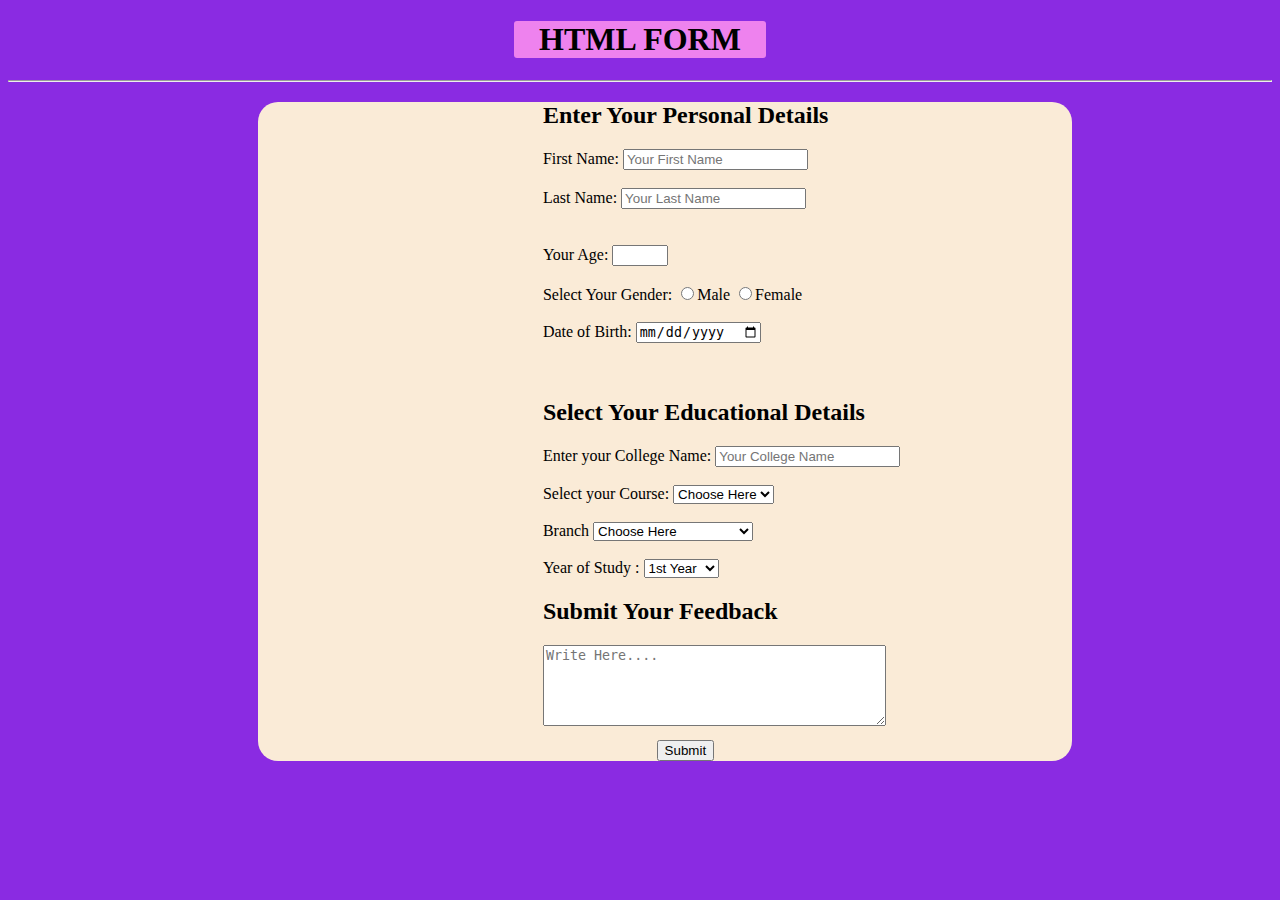
<file: Assignment_2/index.html>
<!DOCTYPE html>
<html lang="en">
<head>
    <meta charset="UTF-8">
    <meta name="viewport" content="width=device-width, initial-scale=1.0">
    <title>HTML Forms</title>
</head>
<body style="background-color:blueviolet;">
    <header style="padding:0 40% 0 40%;">
        <h1 style="text-align: center;background-color: violet;border-radius: 3px;">HTML FORM</h1>
    </header>
    <hr>
    <section style="padding: 0 200px 0 250px;">
    <form action="" style="background-color: antiquewhite;padding:0 150px 0 35%;border-radius: 20px">
        <section id="Name">
            <h2>Enter Your Personal Details</h2>
            <label for="firstName">First Name: </label>
            <input type="text" name="firstName" id="firstName" placeholder="Your First Name">
            <br>
            <br>
            <label for="lastName">Last Name: </label>
            <input type="text" name="lastName" id="lastName" placeholder="Your Last Name">
        </section>
        <br><br>
        <section id="ageGenderDob">
            <label for="age">Your Age: </label>
            <input type="number" name="age" id="age" min="1" max="99">
            <br><br>
            <label for="gender">Select Your Gender: </label>
            <input type="radio" name="gender" id="gender"><label for="male">Male</label>
            <input type="radio" name="gender" id="gender"><label for="female">Female</label>
            <br><br>
            <label for="dob">Date of Birth: </label>
            <input type="date" name="dob" id="dob">
        </section>
<br><br>
        <section id="course">
            <h2>Select Your Educational Details</h2>
            <label for="clgName">Enter your College Name: </label>
            <input type="text" name="clgName" id="clgName" placeholder="Your College Name">
            <br><br>
            <label for="course">Select your Course: </label>
            <select name="course" id="course" >
                <option value="sele" disabled selected hidden>Choose Here</option>
                <option value="bsc">B.Sc</option>
                <option value="engg">Engineering</option>
                <option value="mba">MBA</option>
              </select>
              <br><br>
            <label for="branch">Branch </label>
          <select name="course" id="course">
            <option value="sele" disabled selected hidden>Choose Here</option>
              <option value="animation">Animation</option>
              <option value="fin">Finance</option>
              <option value="marketing">Marketing</option>
              <option value="comp">Computer</option>
              <option value="it">Information Technology</option>
              <option value="aids">AI&DS</option>
              <option value="elect">Electrical</option>
              <option value="mech">Mechanical</option>
              <option value="ptg">Printing & Design</option>
            </select>  
            <br><br>
            <label for="yos">Year of Study : </label>
            <select name="course" id="course">
                <option value="fst">1st Year</option>
                <option value="snd">2nd Year</option>
                <option value="trd">3rd Year</option>
                <option value="fth">4th Year</option>
              </select>
        </section>
        <section id="feedback">
            <h2>Submit Your Feedback</h2>
            <textarea name="feedback" id="feedback" cols="40" rows="5" placeholder="Write Here...."></textarea>
        </section>

        <button style="margin: 10px 40% 0 30%;">Submit</button>
    </form>
</section>
</body>
</html>
</file>
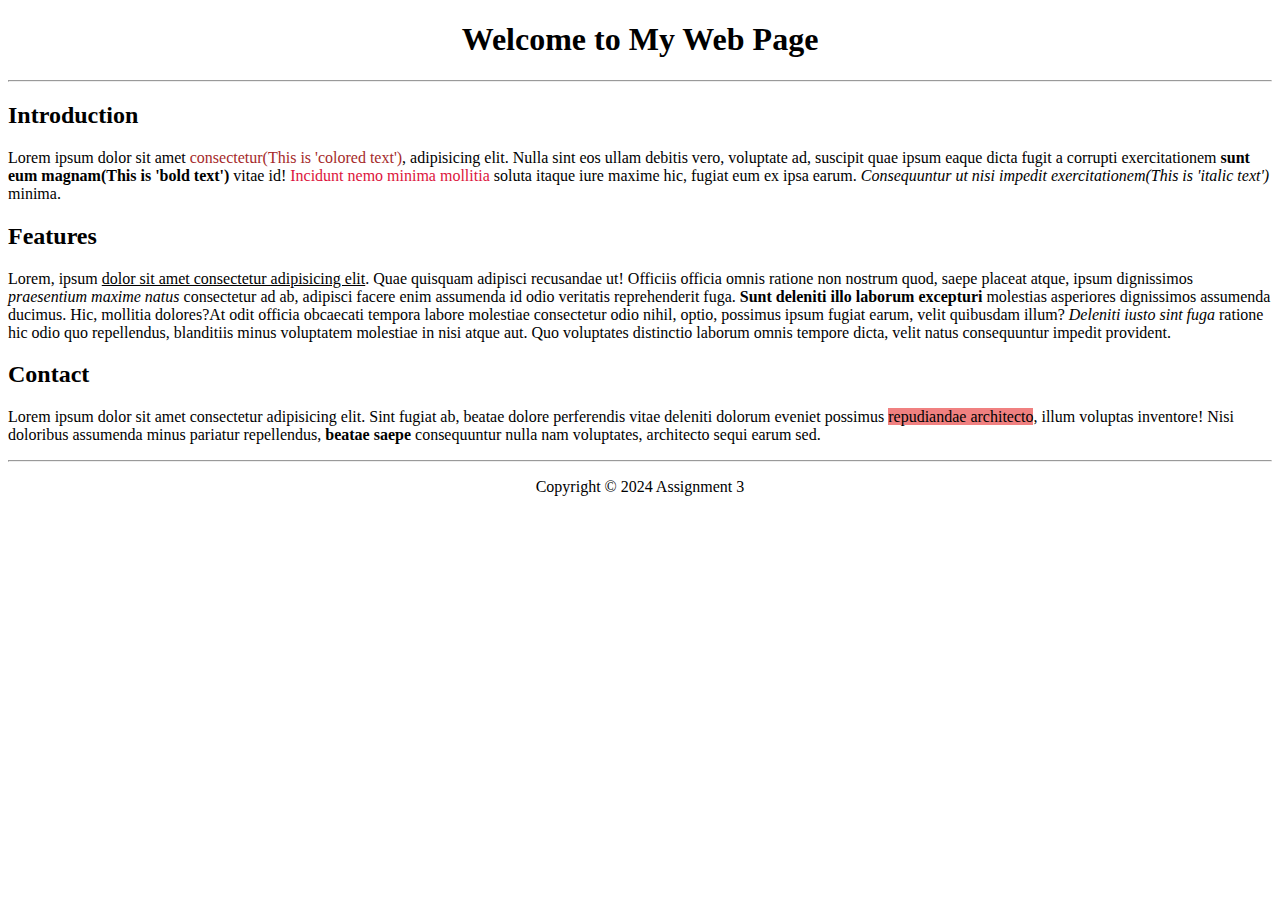
<file: Assignment_3/index.html>
<!DOCTYPE html>
<html lang="en">
<head>
    <meta charset="UTF-8">
    <meta name="viewport" content="width=device-width, initial-scale=1.0">
    <title>My Web Page</title>
</head>
<body>
    <header>
        <h1 style="text-align: center;">Welcome to My Web Page</h1>
    </header>
    <hr>
    <div id="intro">
        <h2>Introduction</h2>
        <p>Lorem ipsum dolor sit amet <span style="color: brown;">consectetur(This is 'colored text')</span>, adipisicing elit. Nulla sint eos ullam debitis vero, voluptate ad, suscipit quae ipsum eaque dicta fugit a corrupti exercitationem <span style="font-weight: bold;">sunt eum magnam(This is 'bold text')</span> vitae id! <span style="color: crimson;">Incidunt nemo minima mollitia</span> soluta itaque iure maxime hic, fugiat eum ex ipsa earum. <span style="font-style: italic;">Consequuntur ut nisi impedit exercitationem(This is 'italic text')</span> minima.</p>
    </div>
    <div id="features">
        <h2>Features</h2>
        <p>Lorem, ipsum <span style="text-decoration: underline;">dolor sit amet consectetur adipisicing elit</span>. Quae quisquam adipisci recusandae ut! Officiis officia omnis ratione non nostrum quod, saepe placeat atque, ipsum dignissimos <span style="font-style: oblique;">praesentium maxime natus</span> consectetur ad ab, adipisci facere enim assumenda id odio veritatis reprehenderit fuga. <span style="font-weight: bolder;">Sunt deleniti illo laborum excepturi</span> molestias asperiores dignissimos assumenda ducimus. <span style="background-color:lightcoral ;"></span>Hic, mollitia dolores?</span>At odit officia obcaecati tempora labore molestiae consectetur odio nihil, optio, possimus ipsum fugiat earum, velit quibusdam illum? <span style="font-style: italic;">Deleniti iusto sint fuga</span> ratione hic odio quo repellendus, blanditiis minus voluptatem molestiae in nisi atque aut. Quo voluptates distinctio laborum omnis tempore dicta, velit natus consequuntur impedit provident.</p>
    </div>
    <div id="contact">
        <h2>Contact</h2>
        <p>Lorem ipsum dolor sit amet consectetur adipisicing elit. Sint fugiat ab, beatae dolore perferendis vitae deleniti dolorum eveniet possimus <span style="background-color:lightcoral ;">repudiandae architecto</span>, illum voluptas inventore! Nisi doloribus assumenda minus pariatur repellendus, <span style="font-weight: bolder;">beatae saepe</span> consequuntur nulla nam voluptates, architecto sequi earum sed.</p>
    </div>
    <hr>
    <footer style="text-align: center;">
        <p>Copyright &copy; 2024 Assignment 3</p>
    </footer>
</body>
</html>
</file>
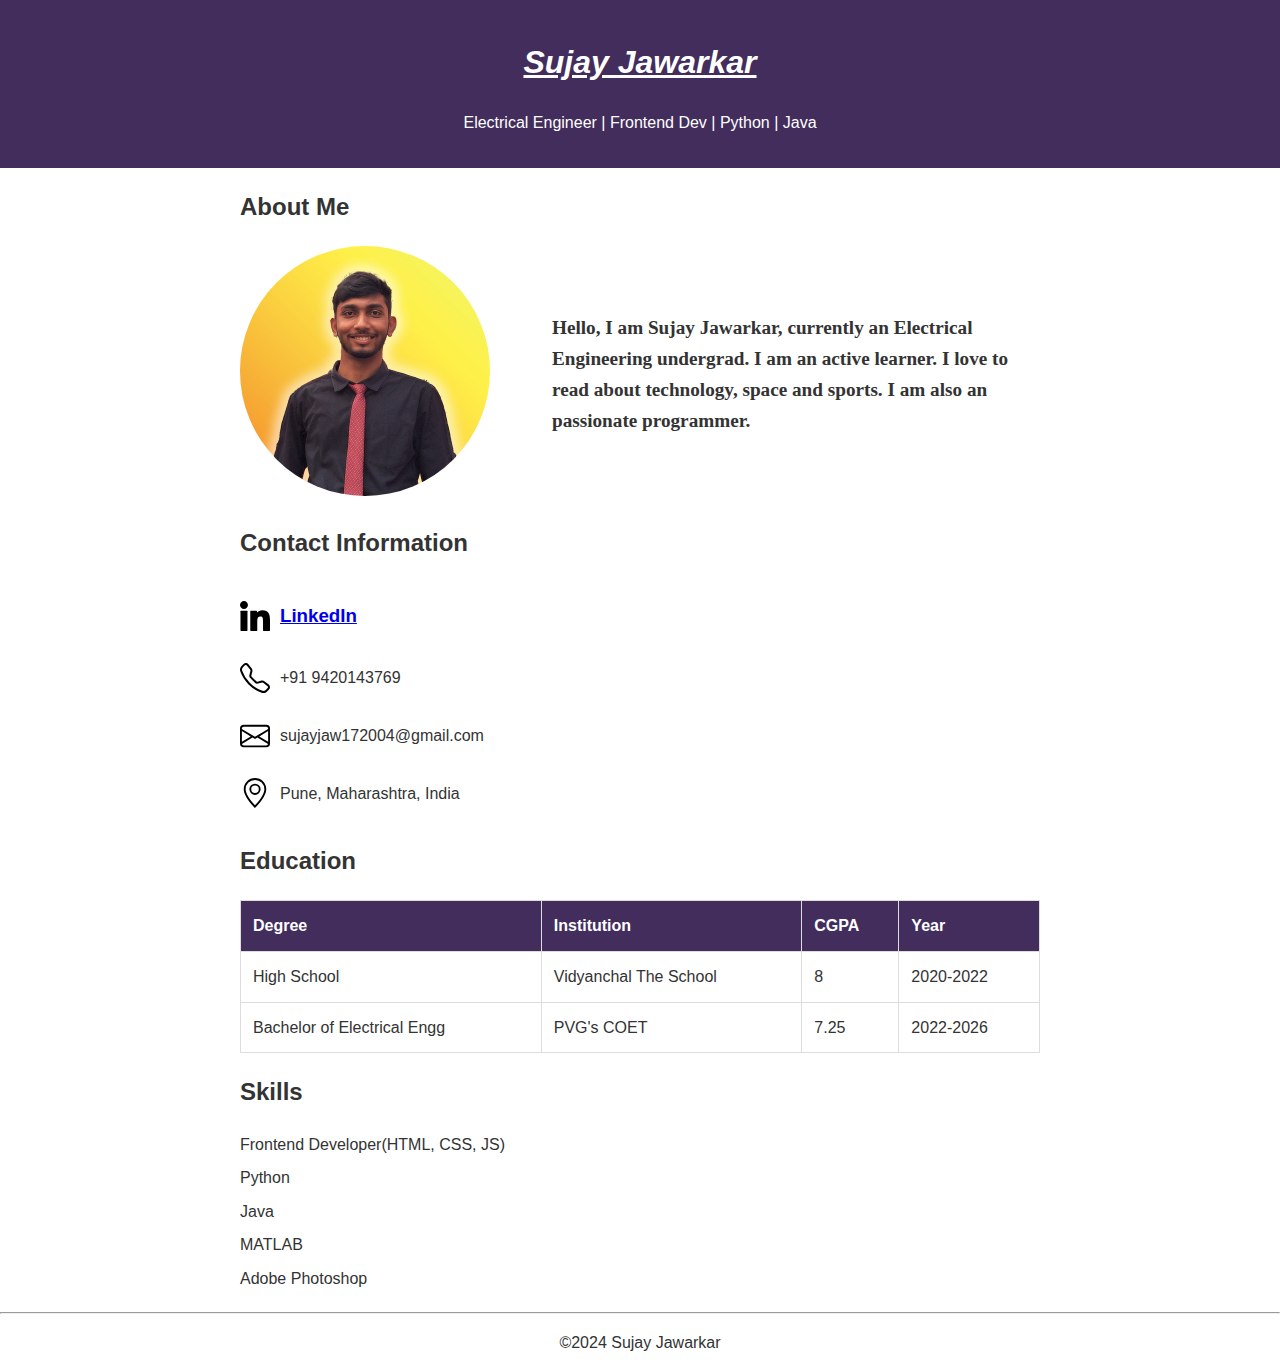
<file: Assignment_4/index.html>
<!DOCTYPE html>
<html lang="en">
<head>
    <meta charset="UTF-8">
    <meta name="viewport" content="width=device-width, initial-scale=1.0">
    <title>My Resume</title>
    <link rel="stylesheet" href="./style.css">
</head>
<body>
    <header>
        <h1>Sujay Jawarkar</h1>
        <p>Electrical Engineer | Frontend Dev | Python | Java</p>
      </header>

      <section>
        <h2>About Me</h2>
        <table>
            <tr>
                <td style="border: 0;padding: 0 50px 0 0;"><img src="./images/myphoto.jpg" alt="Sujay Jawarkar" width="250" style="border-radius: 50%;"></td>
                <td id="about">Hello, I am Sujay Jawarkar, currently an Electrical Engineering undergrad. I am an active learner. I love to read about technology, space and sports. I am also an passionate programmer.</td>
            </tr>
        </table>
      </section>

      <section>
        <h2>Contact Information</h2>
        <div class="contact-info">
          <img src="./images/linkedin.svg" alt="LinkedIn">
          <h3><a href="http://https://www.linkedin.com/in/sujay-jawarkar-491706256">LinkedIn</a></h3>
        </div>
        <div class="contact-info">
          <img src="./images/telephone.svg" alt="Phone Icon">
          <p>+91 9420143769</p>
        </div>
        <div class="contact-info">
          <img src="./images/envelope.svg" alt="Email Icon">
          <p>sujayjaw172004@gmail.com</p>
        </div>
        <div class="contact-info">
          <img src="./images/locpin.svg" alt="Location Icon">
          <p>Pune, Maharashtra, India</p>
        </div>
      </section>
      <section>
        <h2>Education</h2>
        <table>
          <tr>
            <th>Degree</th>
            <th>Institution</th>
            <th>CGPA</th>
            <th>Year</th>
          </tr>
          <tr>
            <td>High School</td>
            <td>Vidyanchal The School</td>
            <td>8</td>
            <td>2020-2022</td>
          </tr>
          <tr>
            <td>Bachelor of Electrical Engg</td>
            <td>PVG's COET</td>
            <td>7.25</td>
            <td>2022-2026</td>
          </tr>
        </table>
      </section>
    
    
      <section class="skills">
        <h2>Skills</h2>
        <ul>
            
          <li>Frontend Developer(HTML, CSS, JS)</li>
          <li>Python</li>
          <li>Java</li>
          <li>MATLAB</li>
          <li>Adobe Photoshop</li>
        </ul>
      </section>
<hr>
      <footer>
        <p>&copy;2024 Sujay Jawarkar</p>
      </footer>
    
</body>
</html>
</file>
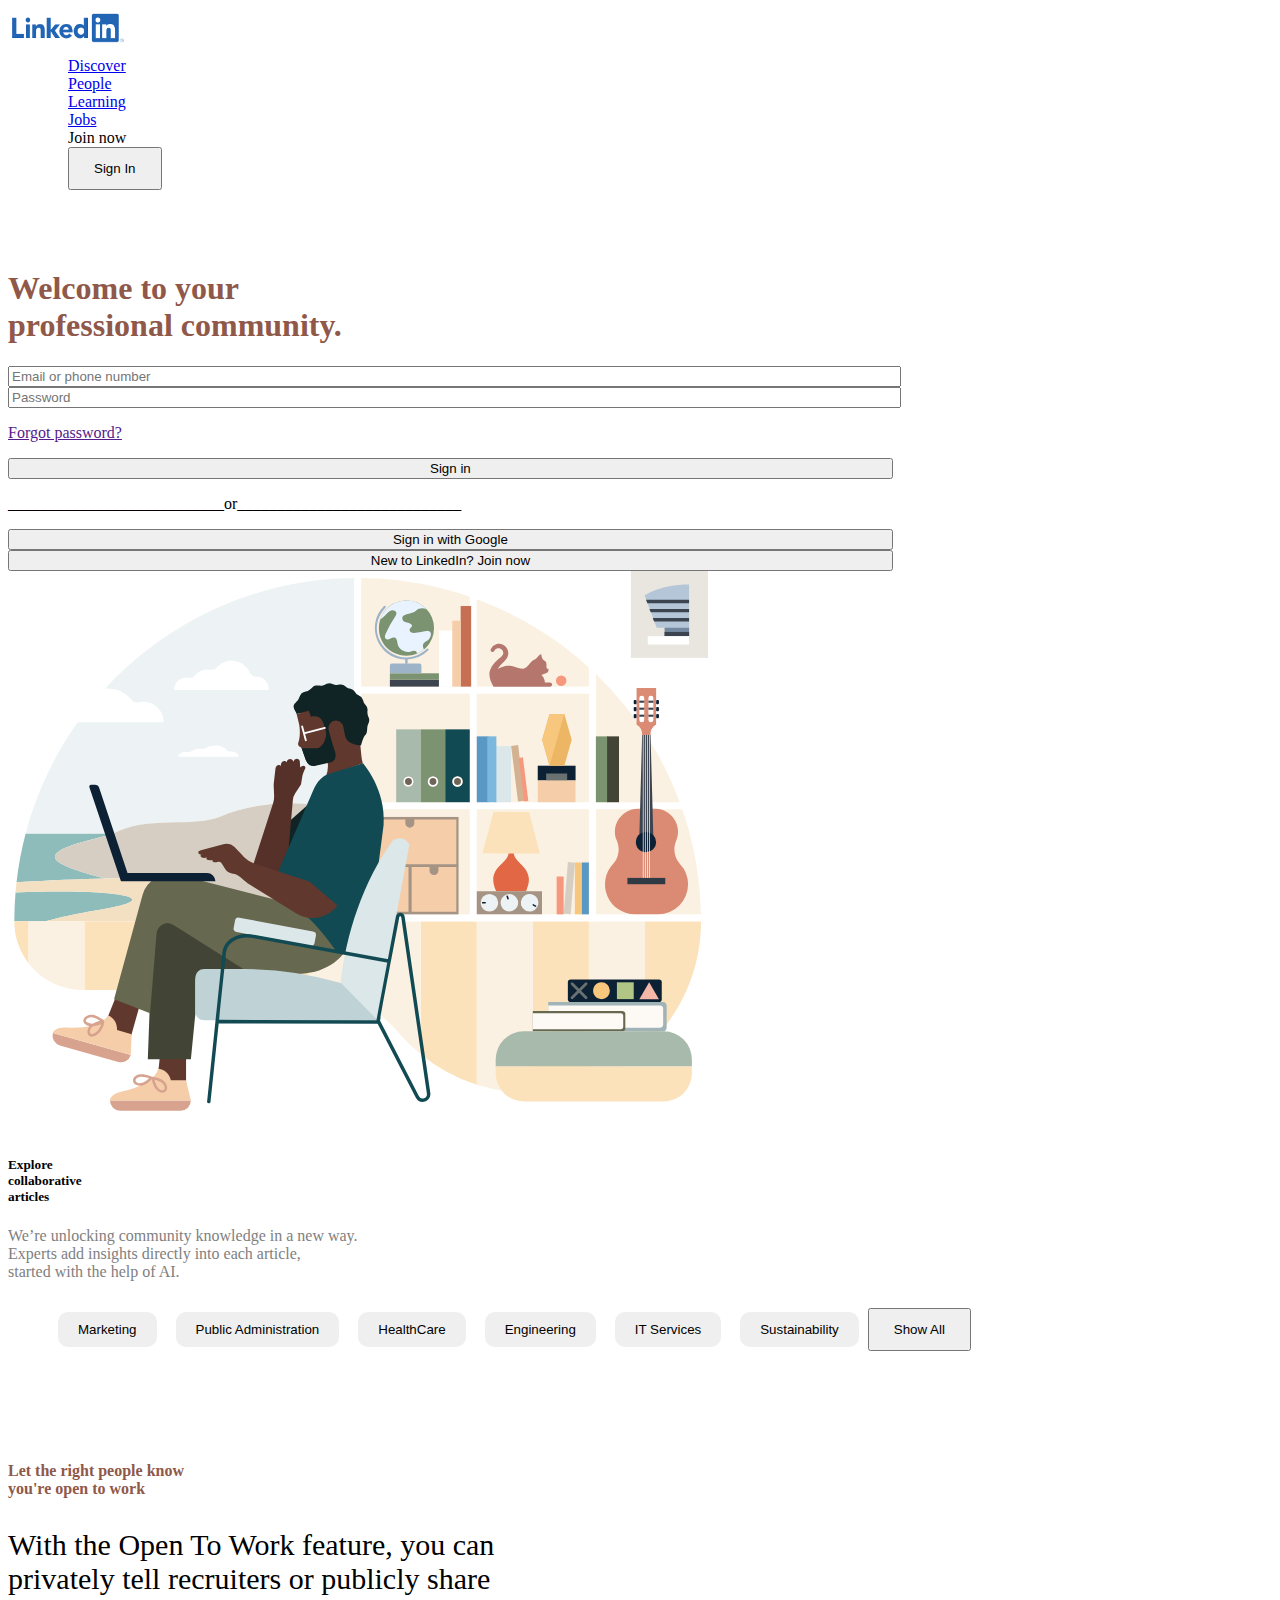
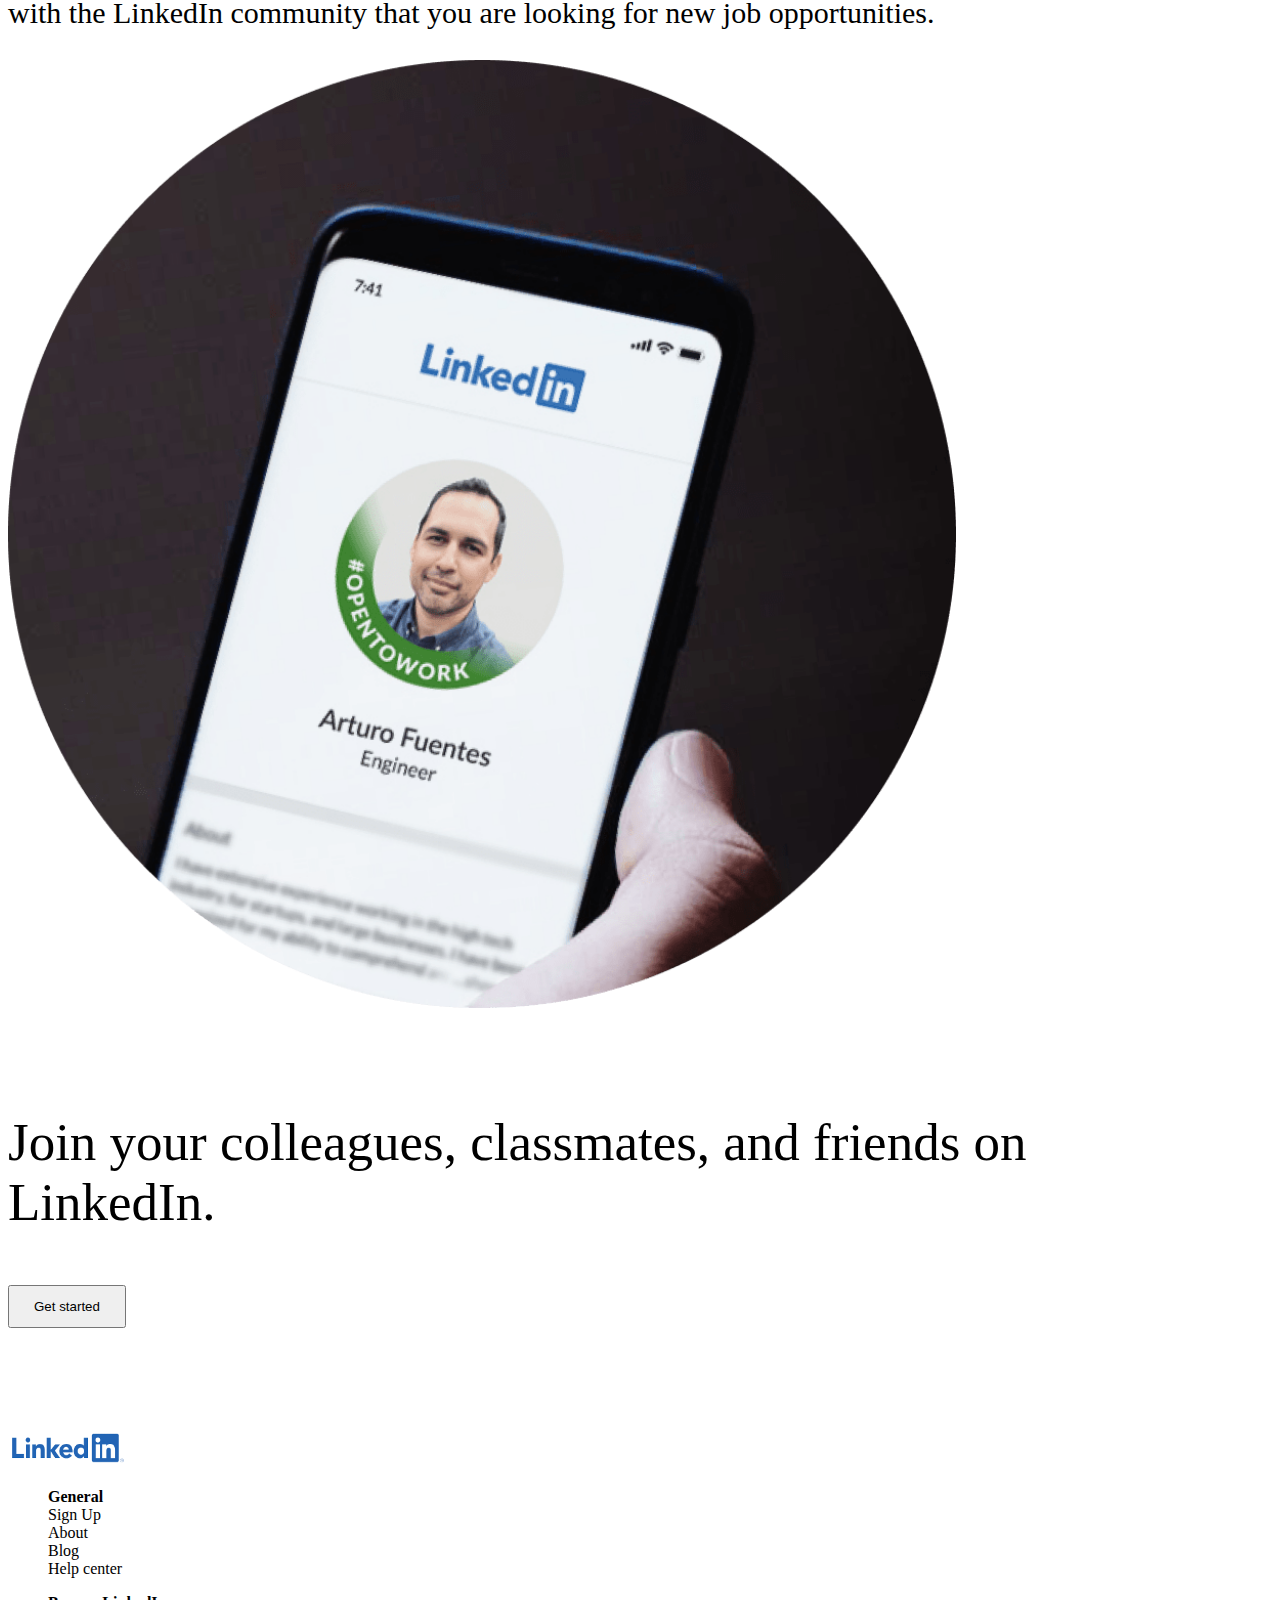
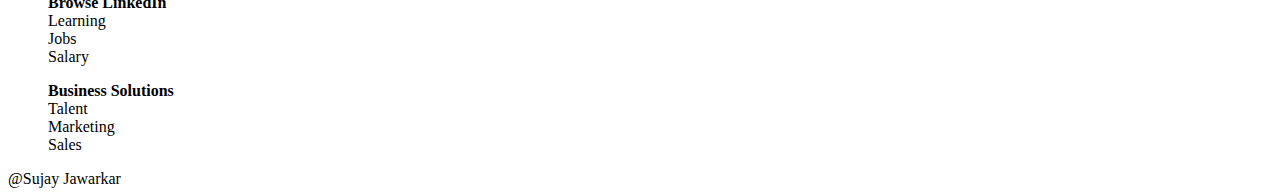
<file: Assignment_5/index.html>
<!doctype html>
<html lang="en">
  <head>
    <meta charset="utf-8">
    <meta name="viewport" content="width=device-width, initial-scale=1">
    <title>LinkedIn</title>
    <link href="https://cdn.jsdelivr.net/npm/bootstrap@5.3.2/dist/css/bootstrap.min.css" rel="stylesheet" integrity="sha384-T3c6CoIi6uLrA9TneNEoa7RxnatzjcDSCmG1MXxSR1GAsXEV/Dwwykc2MPK8M2HN" crossorigin="anonymous">
    <link rel="stylesheet" href="./style.css">
  </head>
  <body>
        <!-- Navbar section-->
        <nav class="navbar bg-body-tertiary shadow-lg">
          <div class="container">
              <a class="navbar-brand" href="#">
                  <img src="images/logo.png" alt="Logo" width="120" height="40" class="d-inline-block align-text-top">
              </a>
              <ul class="navbar justify-content-end navbar-custom">
                  <li class="nav-item me-4">
                      <a class="nav-link" href="#">Discover</a>
                  </li>
                  <li class="nav-item me-4">
                      <a class="nav-link" href="#people">People</a>
                  </li>
                  <li class="nav-item me-4">
                      <a class="nav-link" href="#learning">Learning</a>
                  </li>
                  <li class="nav-item me-4">
                      <a class="nav-link" href="#footer">Jobs</a>
                  </li>
                  <span class="ms-4 ">Join now</span>
                  <div class=" ms-5 ">
                      <button type="button" class="btn btn-outline-primary rounded-pill button-custom ">Sign In</button>
                  </div>
              </ul>
  
          </div>
  
  <br><br><br>
      </nav>
  
      <!-- content section-->
      <div class="container mt-5">
          <div class="row">
              <div class=" col-lg-6 col-md-12 content-div">
                  <h1 class="display-5" style="color: #8f5849;">Welcome to your <br>professional community. </h1>
                  <div class="form-input mt-4">
                      <input class="form-control border-3" id="email" style="width: 70%;" type="text"
                         autocomplete="off" placeholder="Email or phone number" aria-label="default input example">
                      <input class="form-control border-3 mt-2" id="password" style="width: 70%;" type="password" placeholder="Password"
                          aria-label="default input example">
                      <a href=""><p class="mt-2 forgot-pass">Forgot password?</p></a>
                      <div>
                          <button onclick="signInAlert()" style="width: 70%;" type="button"
                              class="btn btn-primary rounded-pill p-3">Sign
                              in</button>
                          <p> ___________________________or____________________________</p>
                          <button style="width: 70%;" type="button"
                              class="btn btn-light rounded-pill p-3 border border-dark sign-in">Sign in with Google</button>
                          <button style="width: 70%;" type="button"
                              class="btn btn-light mt-3 rounded-pill p-3 border border-dark">New to LinkedIn? Join
                              now</button>
                      </div>
                  </div>
              </div>
              <div class="col-lg-6 col-md-12">
                  <img src="./images/home-banner.svg" width="700" height="560" class="homeImg" alt="home-banner">
  
              </div>
          </div>
      </div>
<!-- article section -->
      <div class="container" id="articles">
        <div class="row">
            <div class="col-lg-6 col-md-12  mt-5 first-column">
                <h5 class="display-5">Explore <br> collaborative <br> articles</h5>
                <p class="people-custom" style="color: gray;font-size:medium;">We’re unlocking community knowledge in a new way. <br> Experts add insights directly into each article, <br> started with the help of AI.
                </p>
            </div>
            <div class="col-lg-6 col-md-12 second-column">
                <div class="ms-5">
                    <ul>
                      <button class="btn-outline-primary rounded-pill" style="border: 8px;border-radius: 10px;padding: 10px 20px 10px 20px;margin: 15px 5px 15px 10px;">Marketing</button>
                      <button class="btn-outline-primary rounded-pill" style="border: 8px;border-radius: 10px;padding: 10px 20px 10px 20px;margin: 15px 5px 15px 10px;">Public Administration</button>
                      <button class="btn-outline-primary rounded-pill" style="border: 8px;border-radius: 10px;padding: 10px 20px 10px 20px;margin: 15px 5px 15px 10px;">HealthCare</button>
                      <button class="btn-outline-primary rounded-pill" style="border: 8px;border-radius: 10px;padding: 10px 20px 10px 20px;margin: 15px 5px 15px 10px;">Engineering</button>
                      <button class="btn-outline-primary rounded-pill" style="border: 8px;border-radius: 10px;padding: 10px 20px 10px 20px;margin: 15px 5px 15px 10px;">IT Services</button>
                      <button class="btn-outline-primary rounded-pill" style="border: 8px;border-radius: 10px;padding: 10px 20px 10px 20px;margin: 15px 5px 15px 10px;">Sustainability</button>
                      <button type="button" class="btn btn-outline-primary rounded-pill button-custom ">Show All</button>
                    </ul>
                </div>
            </div>
        </div>
    </div>
      <!-- people section -->
  
      <div class="container" id="people">
          <div class="row">
              <div class="col-lg-6 col-md-12  mt-5 first-column">
                  <h4 class="display-5" style="color: #8f5849;">Let the right people know <br> you're open to work</h4>
                  <p class="display-5 people-custom">With the Open To Work feature, you can <br> privately tell recruiters
                      or publicly share <br> with the LinkedIn community that you are looking for new job opportunities.
                  </p>
              </div>
              <div class="col-lg-6 col-md-12 second-column">
                  <div class="ms-5">
                      <img style="width: 75%;" src="./images/people-banner.png" alt="" srcset="">
                  </div>
              </div>
          </div>
      </div>
      <!-- join our colleagues section-->
  
      <div class="container-fluid" id="learning">
          <div class="row">
              <div class="col-lg-12 ps-5">
                  <p class="display-5 colleagues-custom">Join your colleagues, classmates, and friends on <br> LinkedIn.
                  </p>
                  <button type="button" class="btn btn-primary rounded-pill button-custom mt-3">Get started</button>
              </div>
          </div>
      </div>
  
      <!-- footer  -->
      <footer class="bg-dark text-white pt-5 pb-5 footer-custom" id="footer">
          <div class="container">
              <div class="row">
                  <div class="col-md-2">
                      <img src="images/logo.png" alt="Logo" width="120" height="40" class="d-inline-block align-text-top">
                  </div>
                  <div class="col-md-3">
                      <div class="footer-section">
                          <ul>
                              <li><strong> General</strong></li>
                              <li>Sign Up</li>
                              <li>About</li>
                              <li>Blog</li>
                              <li>Help center</li>
                          </ul>
                      </div>
                  </div>
                  <div class="col-md-3">
                      <div class="footer-section">
                          <ul>
                              <li><strong> Browse LinkedIn</strong></li>
                              <li>Learning</li>
                              <li>Jobs</li>
                              <li>Salary</li>
                          </ul>
                      </div>
                  </div>
                  <div class="col-md-3">
                      <div class="footer-section">
                          <ul>
                              <li><strong> Business Solutions</strong></li>
                              <li>Talent</li>
                              <li>Marketing</li>
                              <li>Sales</li>
                          </ul>
                      </div>
                  </div>
              </div>
              <div class="developer-custom text-center fs-">@Sujay Jawarkar</div>
          </div>
      </footer>
  </body>
</html>
</file>
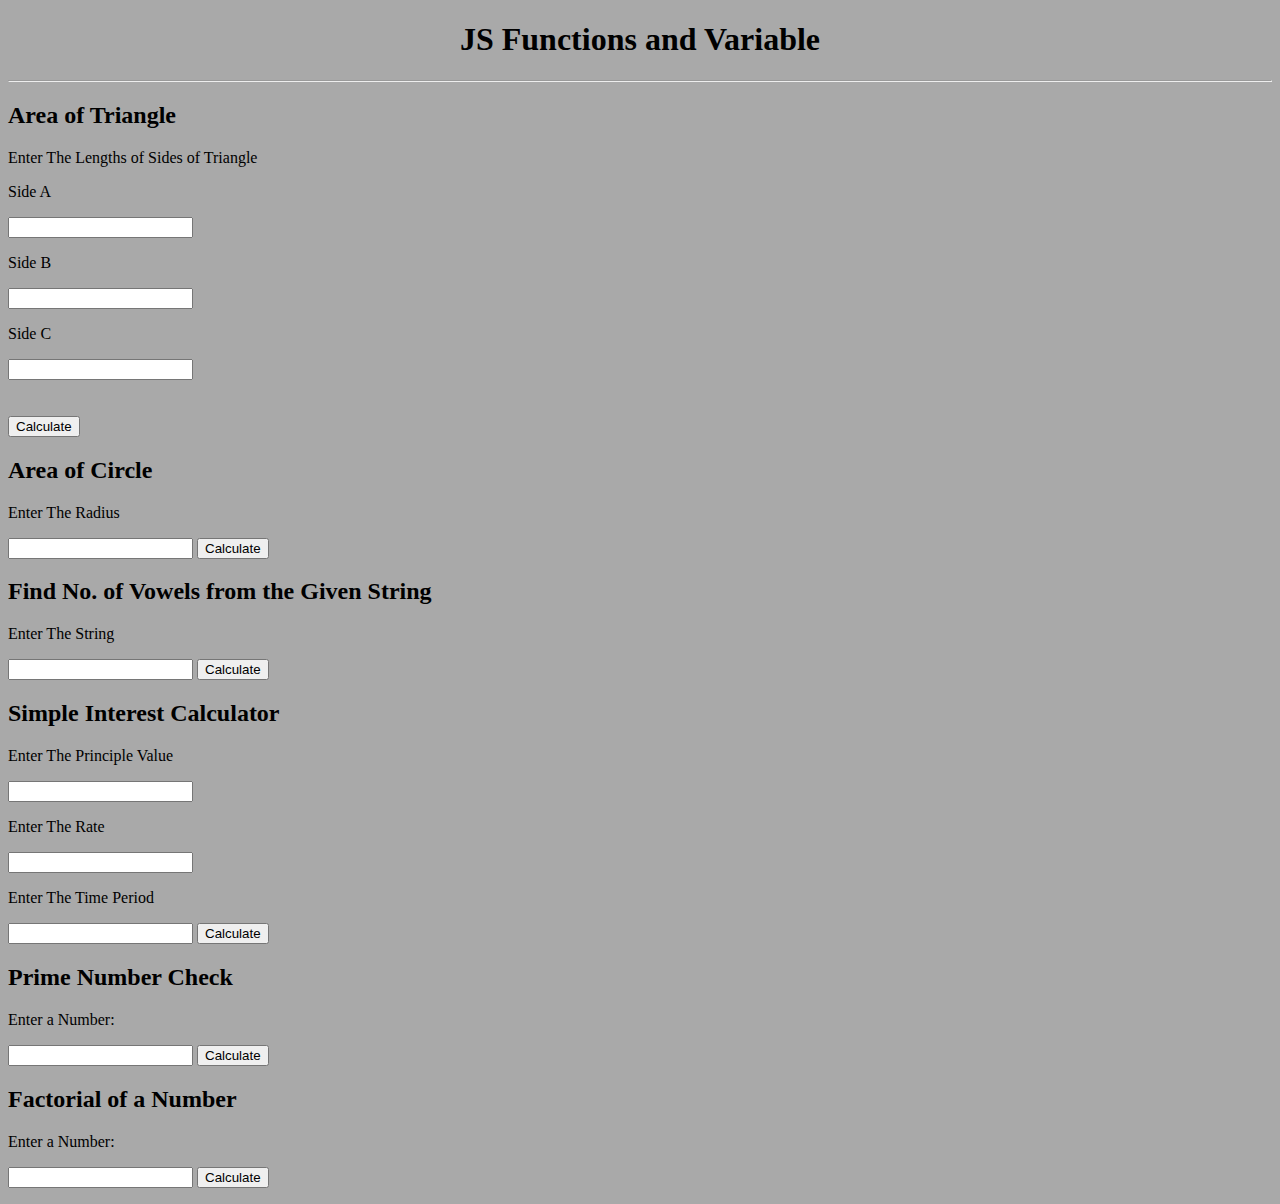
<file: Assignment_6/index.html>
<!DOCTYPE html>
<html lang="en">
<head>
    <meta charset="UTF-8">
    <meta name="viewport" content="width=device-width, initial-scale=1.0">
    <title>JS Functions and Variable</title>
    <script src="./script.js"></script>
</head>
<body style="background-color:darkgray;">
    <h1 style="text-align: center;">JS Functions and Variable</h1>
    <hr>

    <!-- Area of Triangle -->
    <div id="areaTri">
        <h2>Area of Triangle</h2>
        <p>Enter The Lengths of Sides of Triangle</p>
        <p>Side A</p> <input type="number" name="sideA" id="side_A">
        <p>Side B</p> <input type="number" name="sideB" id="side_B">
        <p>Side C</p> <input type="number" name="sideC" id="side_C">
        <br><br><br>
        <button onclick="triangle()">Calculate</button>
        <p style="font-weight: bolder;" id="resT"></p>
    </div>


    <!-- Area of Circle -->
    <div id="areaCirc">
        <h2>Area of Circle</h2>
        <p>Enter The Radius</p>
        <input type="number" name="radC" id="radi_C">
        <button onclick="circle()">Calculate</button>
        <p style="font-weight: bolder;" id="resC"></p>



        <!-- Vowel Counter -->
    <div id="vowels">
        <h2>Find No. of Vowels from the Given String</h2>
        <p>Enter The String</p>
        <input type="text" name="strVowel" id="strV">
        <button onclick="getCount()">Calculate</button>
        <p style="font-weight: bolder;" id="resV"></p>        
    </div>
    
    
    
    <!-- SI Calculator -->
    <div id="sicalc">
        <h2>Simple Interest Calculator</h2>
        <p>Enter The Principle Value</p>
        <input type="number" name="principle" id="prin_C">
        <p>Enter The Rate</p>
        <input type="number" name="rate" id="rate_C">
        <p>Enter The Time Period</p>
        <input type="number" name="time" id="time_C">
        <button onclick="sical()">Calculate</button>
        <p style="font-weight: bolder;" id="resSI"></p>
    </div>

    <!-- Prime Number -->
    <div id="primenum">
        <h2>Prime Number Check</h2>
        <p>Enter a Number: </p>
        <input type="number" name="primen" id="prnum">
        <button onclick="prim()">Calculate</button>
        <p style="font-weight: bolder;" id="respr"></p>
    </div>

    <!-- Factorial of a Number -->
    <div id="factnum">
        <h2>Factorial of a Number</h2>
        <p>Enter a Number: </p>
        <input type="text" name="facn" id="facnum">
        <button onclick="fact()">Calculate</button>
        <p style="font-weight: bolder;" id="resft"></p>
    </div>

</body>
</html>
</file>
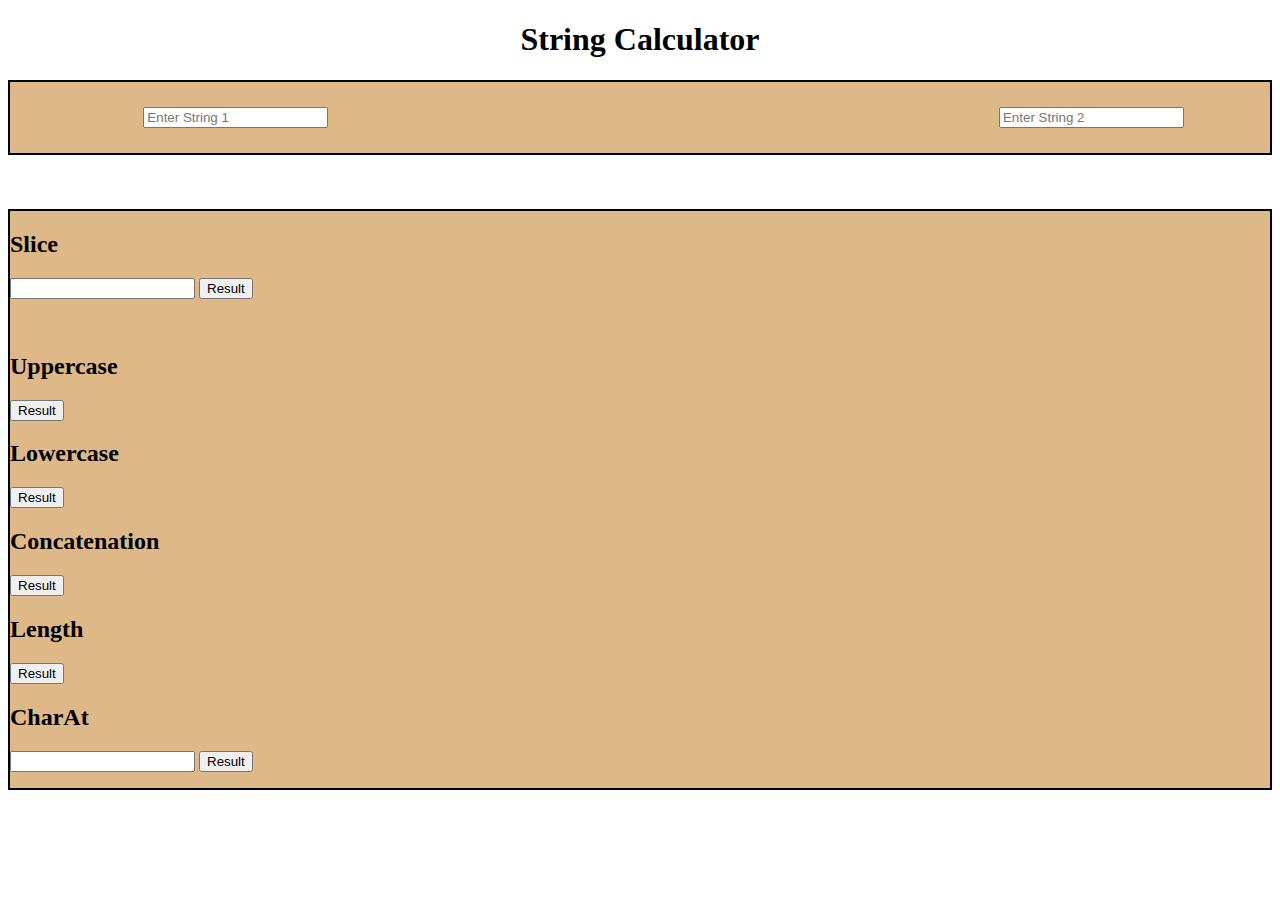
<file: Assignment_8/index.html>
<!DOCTYPE html>
<html lang="en">
<head>
  <meta charset="UTF-8">
  <meta name="viewport" content="width=device-width, initial-scale=1.0">
  <title>String Calculator</title>
  <script src="./script.js"></script>
</head>
<body>
  <h1 style="text-align: center;">String Calculator</h1>
  <div id="strgip" style="background-color:burlywood;border: 2px solid black;">
    <input type="text" id="str1" placeholder="Enter String 1" style="margin: 25px 10em 25px 10em;">
    <input type="text" id="str2" placeholder="Enter String 2" style="margin: 25px 50px 25px 40em;">
  </div>
  <br><br><br>
  <div id="strop" style="background-color:burlywood;border: 2px solid black;">
  <h2>Slice</h2>
  <input type="number" name="string_slice" id="strslice">
  <button onclick="slice()">Result</button>
  <p id="sliceres1" style="font-weight: 700;"></p>
  <p id="sliceres2" style="font-weight: 700;"></p>
  <br>
  <h2>Uppercase</h2><button onclick="upper()">Result</button>
  <p id="upperres1" style="font-weight: 700;"></p>
  <p id="upperres2" style="font-weight: 700;"></p>
  <h2>Lowercase</h2><button onclick="lower()">Result</button>
  <p id="lowerres1" style="font-weight: 700;"></p>
  <p id="lowerres2" style="font-weight: 700;"></p>
  <h2>Concatenation</h2><button onclick="concat()">Result</button>
  <p id="concatres" style="font-weight: 700;"></p>
  <h2>Length</h2><button onclick="length()">Result</button>
  <p id="lengthres1" style="font-weight: 700;"></p>
  <p id="lengthres2" style="font-weight: 700;"></p>
  <h2>CharAt</h2>
  <input type="number" name="string_charAt" id="strchar">
  <button onclick="charat()">Result</button>
  <p id="charatres1" style="font-weight: 700;"></p>
  <p id="charatres2" style="font-weight: 700;"></p>
  </div>
</body>
</html>
</file>
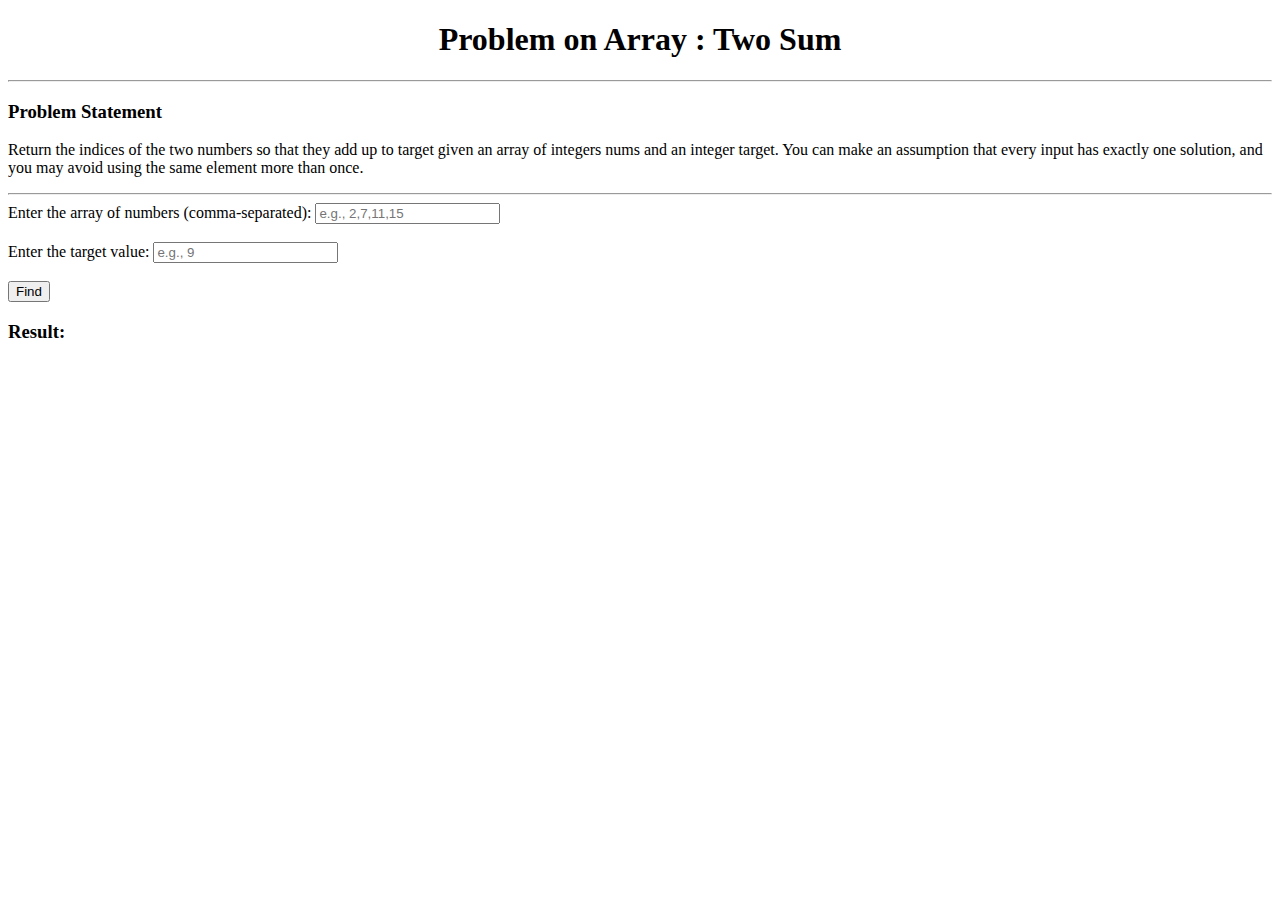
<file: Assignment_7/ArrayProblem.html>
<!DOCTYPE html>
<html lang="en">
<head>
    <meta charset="UTF-8">
    <meta name="viewport" content="width=device-width, initial-scale=1.0">
    <script src="./arrayproblem.js"></script>
    <title>Problem on Array</title>
</head>
<body>
    <h1 style="text-align: center;">Problem on Array : Two Sum</h1>
    <hr>
    <h3>Problem Statement</h3>
    <p>Return the indices of the two numbers so that they add up to target given an array of integers nums and an integer target. You can make an assumption that every input has exactly one solution, and you may avoid using the same element more than once.</p>
<hr>
    <label for="nums">Enter the array of numbers (comma-separated):</label>
    <input type="text" id="nums" placeholder="e.g., 2,7,11,15">

    <br><br>

    <label for="target">Enter the target value:</label>
    <input type="number" id="target" placeholder="e.g., 9">

    <br><br>

    <button onclick="findTwoSum()">Find</button>

    <h3>Result:</h3>
    <p id="result"></p>

</body>
</html>
</file>
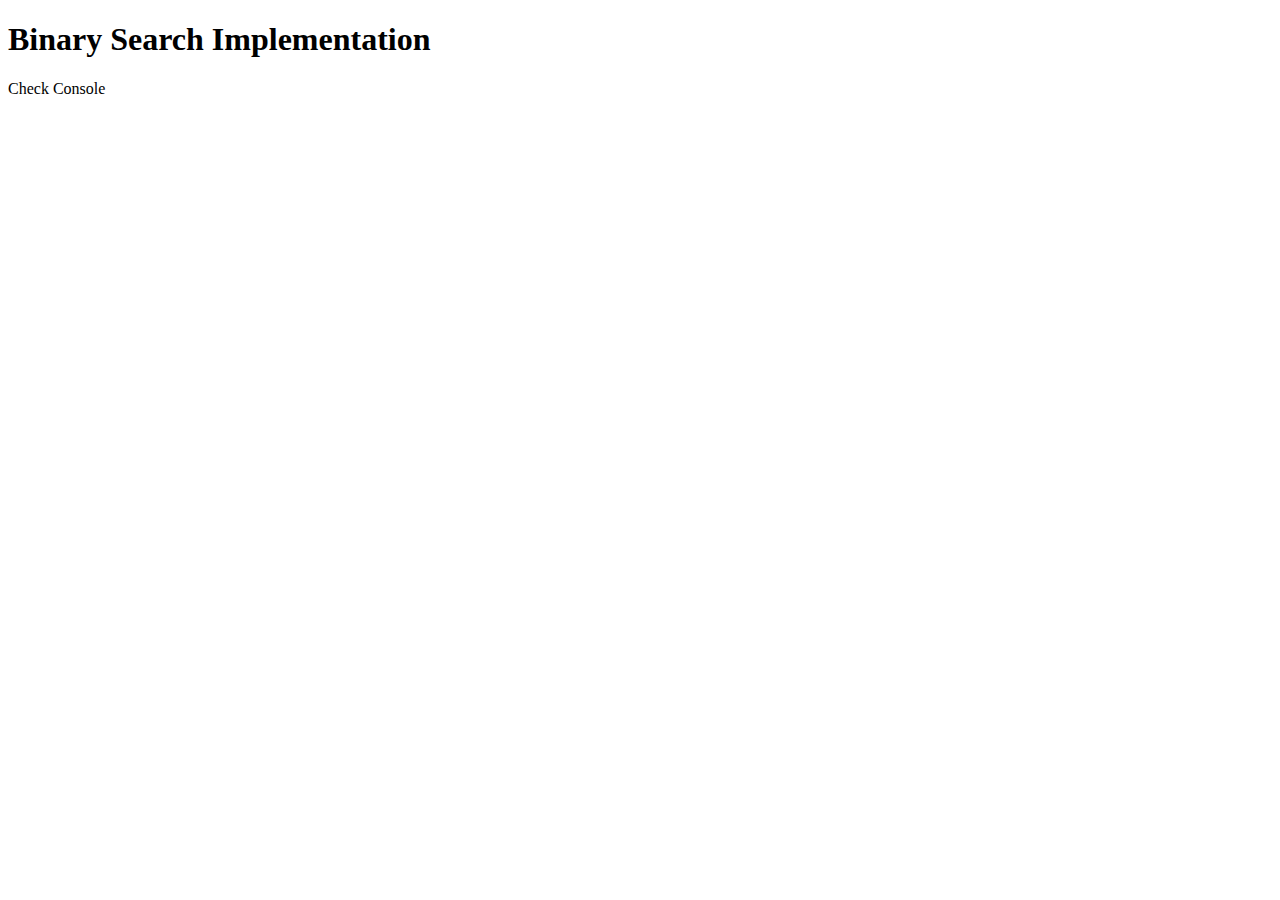
<file: Assignment_7/binarysearch.html>
<!DOCTYPE html>
<html lang="en">
<head>
    <meta charset="UTF-8">
    <meta name="viewport" content="width=device-width, initial-scale=1.0">
    <title>Binary Search</title>
    <script src="./binarysearch.js"></script>
</head>
<body>
    <h1>Binary Search Implementation</h1>
    <p>Check Console</p>
</body>
</html>
</file>
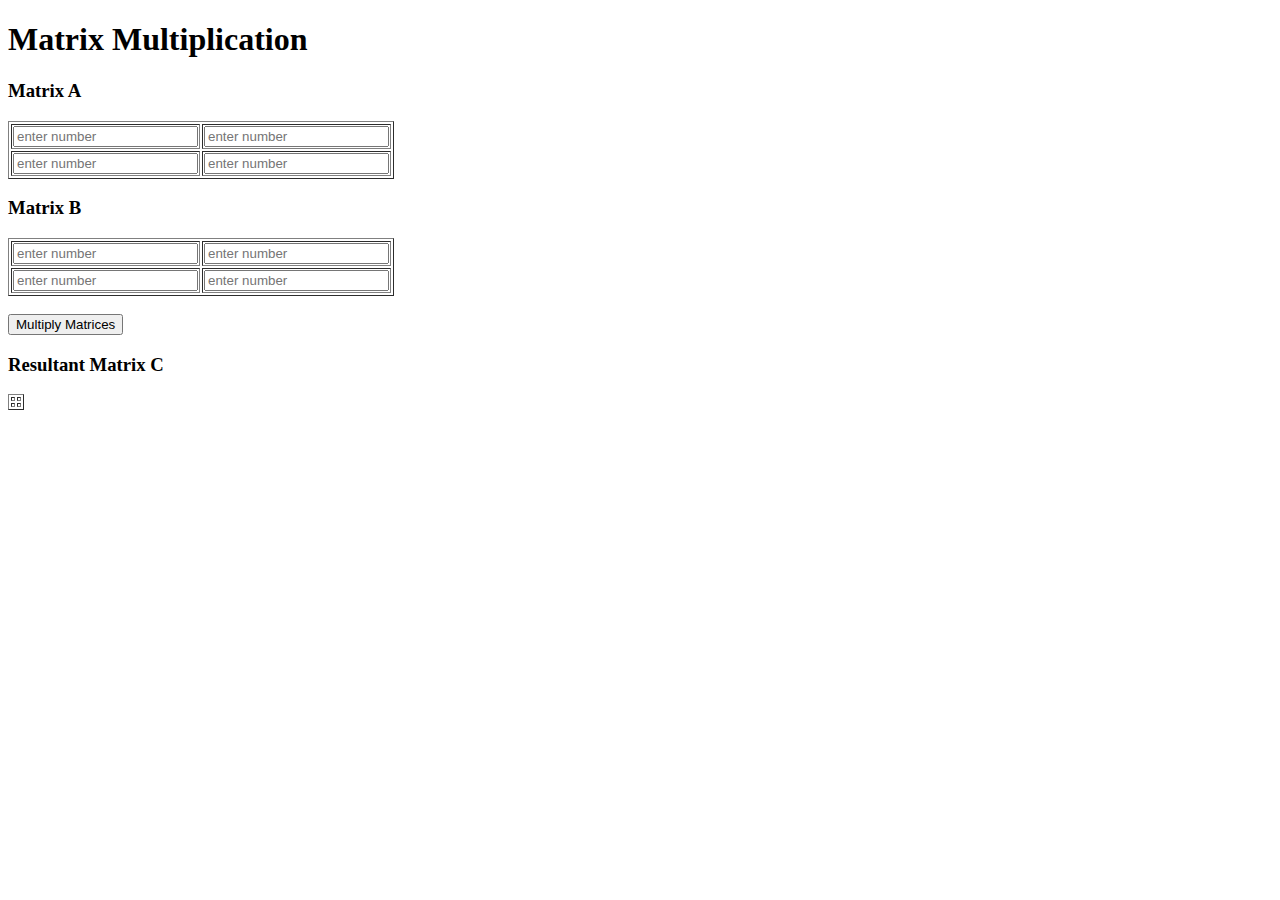
<file: Assignment_7/matrix_multiplication.html>
<!DOCTYPE html>
<html lang="en">
<head>
    <meta charset="UTF-8">
    <meta name="viewport" content="width=device-width, initial-scale=1.0">
    <script src="./matrix_multiplication.js"></script>
    <title>Matrix Multiplication</title>
</head>
<body>
    <h1>Matrix Multiplication</h1>
    
    <h3>Matrix A</h3>
    <table border="1">
        <tr>
            <td><input type="number" id="a11"  placeholder="enter number"></td>
            <td><input type="number" id="a12"  placeholder="enter number"></td>
        </tr>
        <tr>
            <td><input type="number" id="a21"  placeholder="enter number"></td>
            <td><input type="number" id="a22"  placeholder="enter number"></td>
        </tr>
    </table>

    <h3>Matrix B</h3>
    <table border="1">
        <tr>
            <td><input type="number" id="b11"  placeholder="enter number"></td>
            <td><input type="number" id="b12"  placeholder="enter number"></td>
        </tr>
        <tr>
            <td><input type="number" id="b21"  placeholder="enter number"></td>
            <td><input type="number" id="b22"  placeholder="enter number"></td>
        </tr>
    </table>

    <br>
    <button onclick="multiplyMatrices()">Multiply Matrices</button>

    <h3>Resultant Matrix C</h3>
    <table border="1">
        <tr>
            <td id="c11"></td>
            <td id="c12"></td>
        </tr>
        <tr>
            <td id="c21"></td>
            <td id="c22"></td>
        </tr>
    </table>

    
</body>
</html>
</file>
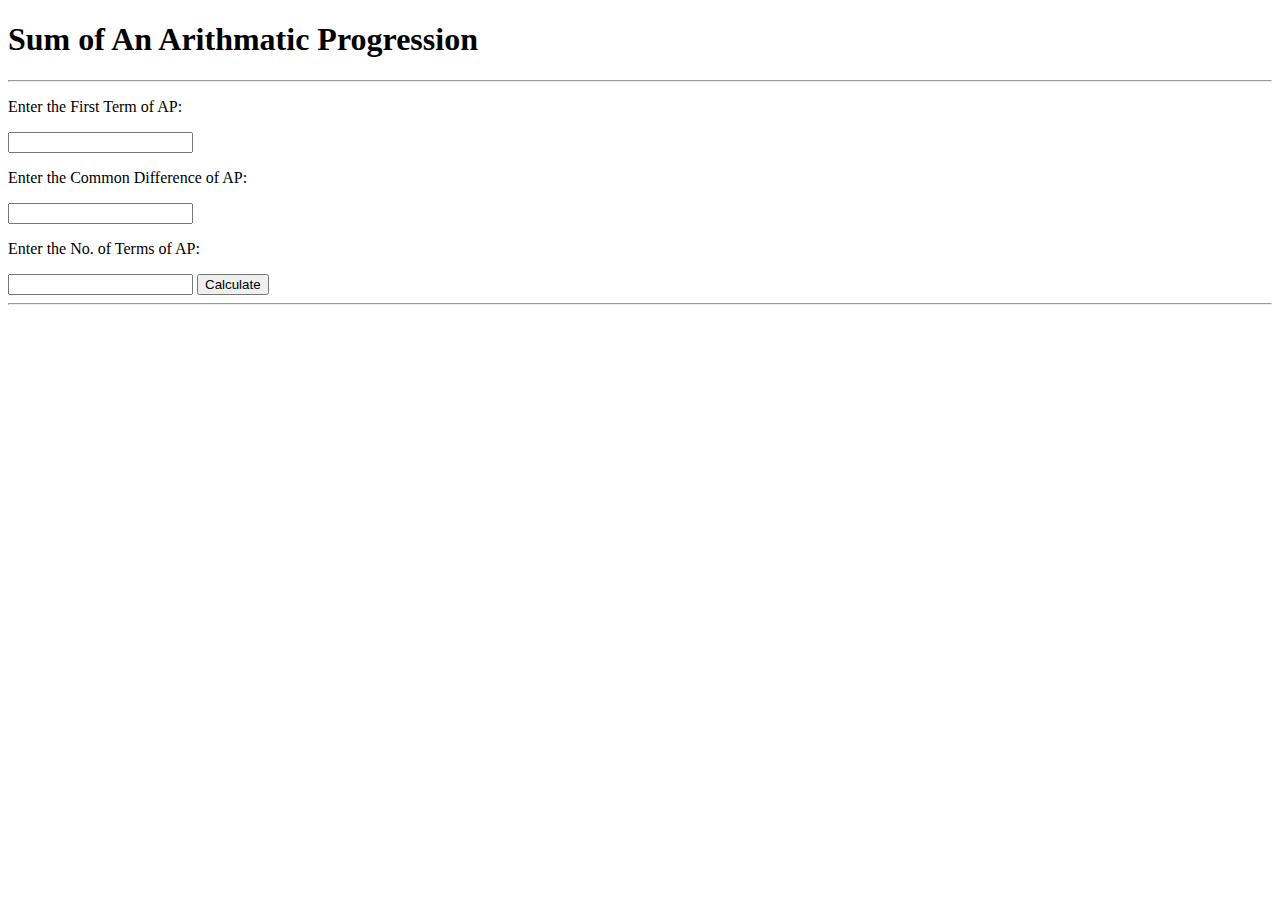
<file: Assignment_7/sumAP.html>
<!DOCTYPE html>
<html lang="en">
<head>
    <meta charset="UTF-8">
    <meta name="viewport" content="width=device-width, initial-scale=1.0">
    <title>Sum of an AP</title>
    <script src="./sum_of_ap.js"></script>
</head>
<body>
    <h1>Sum of An Arithmatic Progression</h1>
    <hr>
    <p id="firstT">Enter the First Term of AP: </p>
    <input type="number" name="firstT" id="firstTerm">
    <p id="commanD">Enter the Common Difference of AP: </p>
    <input type="number" name="firstT" id="commonDiff">
    <p id="noTer">Enter the No. of Terms of AP: </p>
    <input type="number" name="firstT" id="noTerms">
    <button onclick="sumAP()">Calculate</button>
    <hr>

    <p id="sumResult"></p>
</body>
</html>
</file>
<file: Assignment_4/style.css>
body {
    font-family: 'Arial', sans-serif;
    line-height: 1.6;
    color: #333;
    margin: 0;
    padding: 0;
  }

  header {
    background-color:#422d5c ;
    color: #fff;
    text-align: center;
    padding: 1em 0;
  }

  section {
    max-width: 800px;
    margin: 20px auto;
  }

  table {
    width: 100%;
    border-collapse: collapse;
    margin-top: 20px;
  }

  th, td {
    padding: 12px;
    border: 1px solid #ddd;
    text-align: left;
  }

  th {
    background-color: #422d5c;
    color: white;
  }

  h1{
    color: #fff;
    font-style: italic;
    text-decoration: underline;
  } 
  
  h2, h3 {
    color: #333;
  }

  .contact-info {
    display: flex;
    align-items: center;
  }

  .contact-info img {
    width: 30px;
    height: 30px;
    margin-right: 10px;
  }

  .skills ul {
    list-style-type: none;
    padding: 0;
  }

  .skills li {
    margin-bottom: 8px;
  }

  #about{
    border: 0;
    font-size: larger;
    font-family: Cambria, Cochin, Georgia, Times, 'Times New Roman', serif;
    font-weight: 600;
  }
  footer p{
    text-align: center;
  }
</file>
<file: Assignment_5/style.css>
body {
    overflow-x: hidden;

}

.navbar-custom {
    list-style: none;
    margin: 5px 20px;

}

.button-custom {
    padding-top: 12px;
    padding-bottom: 12px;
    padding-left: 24px;
    padding-right: 24px;
}

.people-custom {
    font-size: 30px;
}

.colleagues-custom {
    font-size: 53px;
}

.footer-section ul li {
    list-style: none;
}

#people {
    margin-top: 100px;
}

#learning {
    margin-top: 100px;
}

.footer-custom {
    margin-top: 100px;
}
</file>
